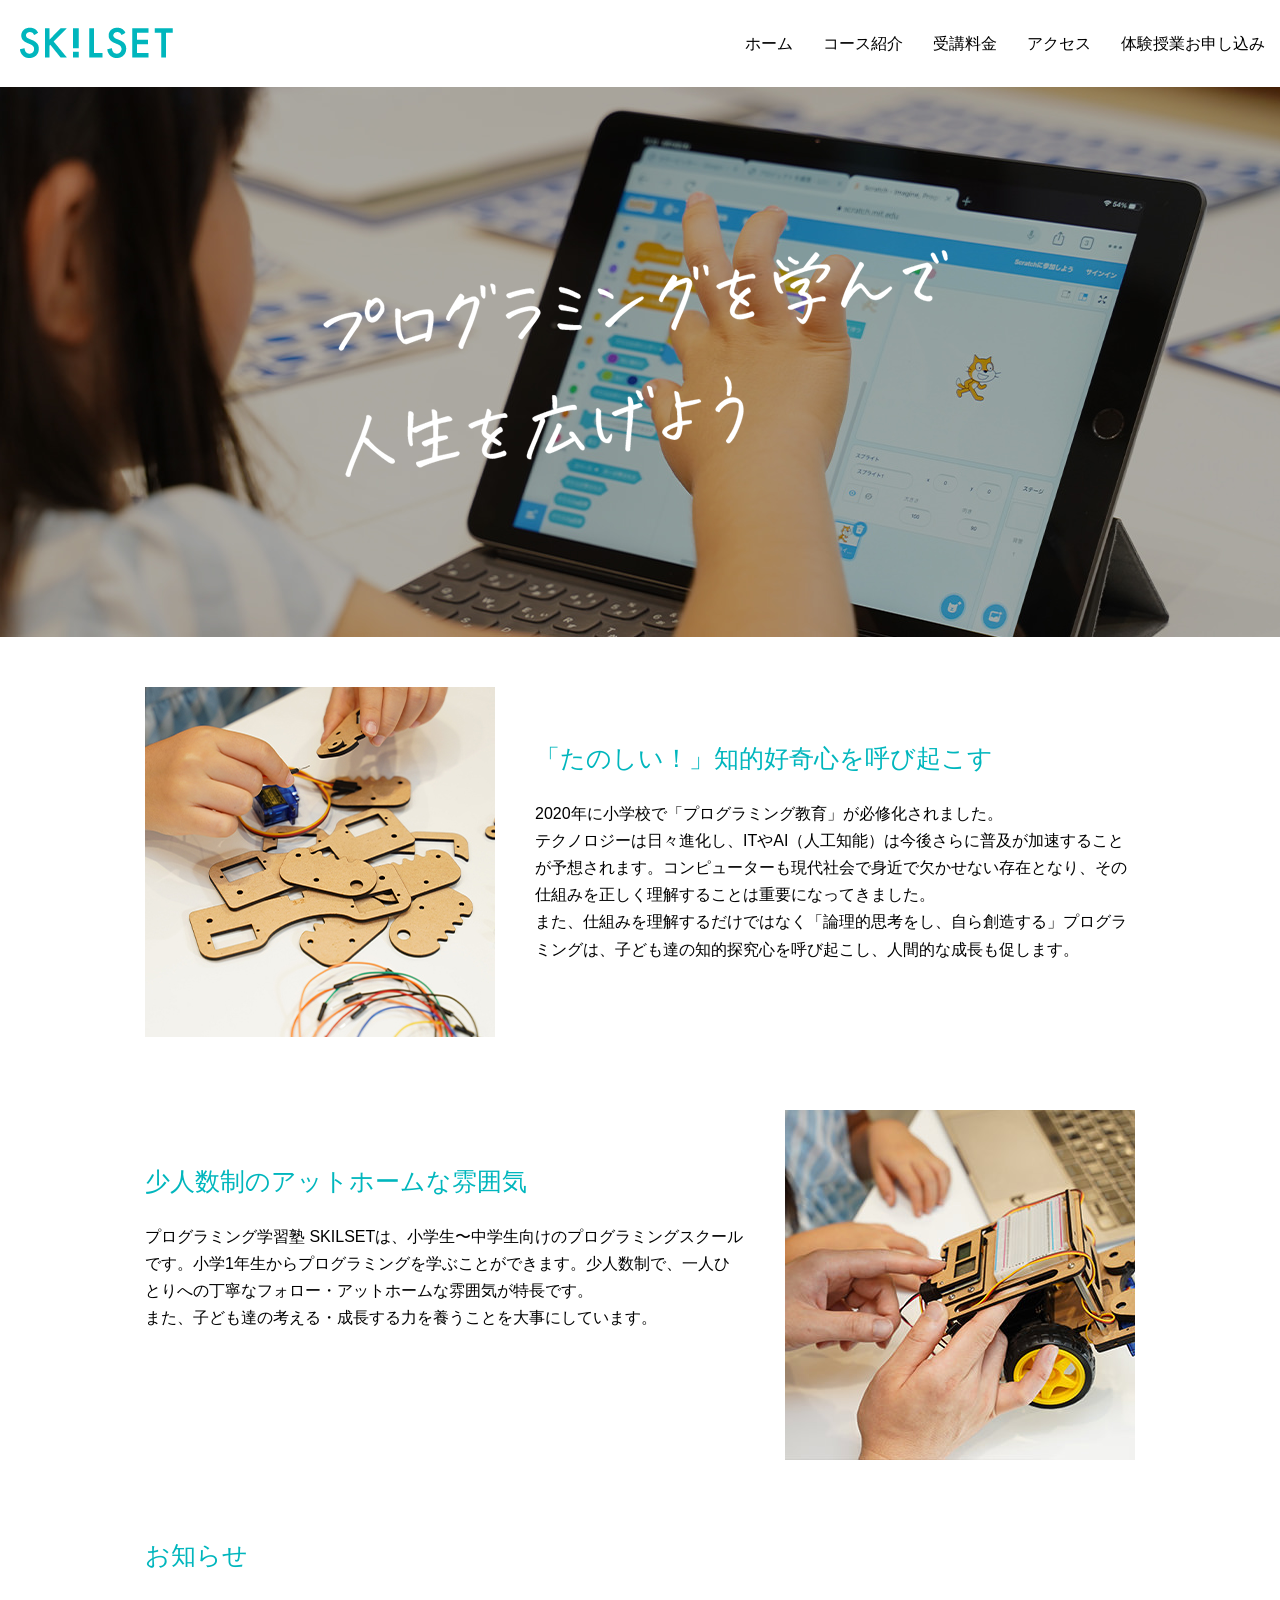
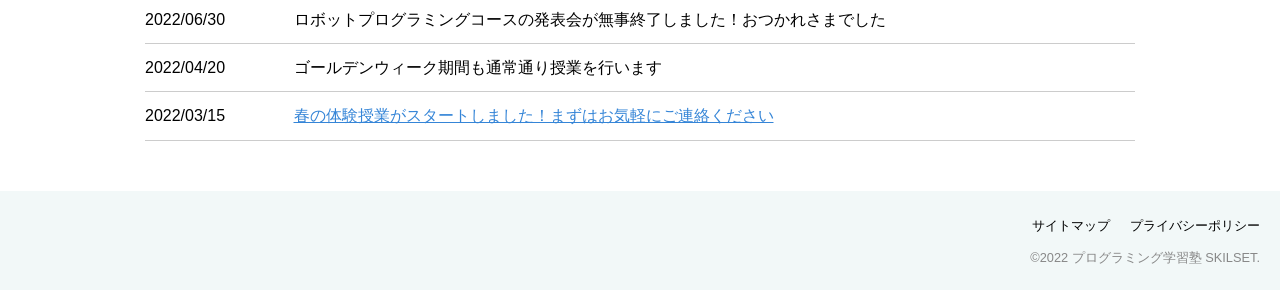
<file: 参考/index.html>
<!DOCTYPE html>
<html lang="=ja">
    <head>
        <meta charset="UTF-8">
        <meta name="viewport" content="width=device-width,initial-scale=1.0">
        <meta name="description" content="東京都新宿区のプログラミングスクール「プログラミング学習塾 SKILSET」。少人数制で、一人ひとりへの丁寧なフォロー・アットホームな雰囲気が特長です。子ども達の考える・成長する力を養います。">
        <title>プログラミング学習塾 SKILSET｜東京都新宿区のプログラミングスクール</title>
        <link rel="stylesheet" href="css/normalize.css">
        <link rel="stylesheet" href="css/style.css">
    </head>
    <body class="home">
        <header>
            <h1>
                <a href="index.html">
                    <img src="images/logo.png" alt="プログラミング学習塾 SKILSET">
                </a>
            </h1>
            <nav>
                <ul>
                    <li><a href="index.html">ホーム</a></li>
                    <li><a href="course.html">コース紹介</a></li>
                    <li><a href="price.html">受講料金</a></li>
                    <li><a href="access.html">アクセス</a></li>
                    <li><a href="entry.html">体験授業お申し込み</a></li>
                </ul>
            </nav>
        </header>
        <main>
            <div class="visual">
                <p><img src="images/catchcopy.png" alt="プログラミングを学んで人生を広げよう"></p>
            </div>
            <div class="inner">
                <section>
                    <div>
                        <h2>「たのしい！」知的好奇心を呼び起こす</h2>
                        <p>2020年に小学校で「プログラミング教育」が必修化されました。<br>
                            テクノロジーは日々進化し、ITやAI（人工知能）は今後さらに普及が加速することが予想されます。コンピューターも現代社会で身近で欠かせない存在となり、その仕組みを正しく理解することは重要になってきました。<br>
                            また、仕組みを理解するだけではなく「論理的思考をし、自ら創造する」プログラミングは、子ども達の知的探究心を呼び起こし、人間的な成長も促します。</p>
                    </div>
                    <p>
                        <img src="images/top01.jpg" alt="授業の様子">
                    </p>
                </section>
                <section>
                    <div>
                        <h2>少人数制のアットホームな雰囲気</h2>
                        <p>プログラミング学習塾 SKILSETは、小学生〜中学生向けのプログラミングスクールです。小学1年生からプログラミングを学ぶことができます。少人数制で、一人ひとりへの丁寧なフォロー・アットホームな雰囲気が特長です。<br>
                            また、子ども達の考える・成長する力を養うことを大事にしています。</p>
                    </div>
                    <p>
                        <img src="images/top02.jpg" alt="ロボットプログラミング">
                    </p>
                </section>
                <h2>お知らせ</h2>
                <dl>
                <dt>2022/06/30</dt>
                <dd>ロボットプログラミングコースの発表会が無事終了しました！おつかれさまでした</dd>
                <dt>2022/04/20</dt>
                <dd>ゴールデンウィーク期間も通常通り授業を行います</dd>
                <dt>2022/03/15</dt>
                <dd><a href="entry.html">春の体験授業がスタートしました！まずはお気軽にご連絡ください</a></dd>
                </dl>
            </div>
        </main>
        <footer>
            <ul>
                <li><a href="sitemap.html">サイトマップ</a></li>
                <li><a href="privacypolicy.html">プライバシーポリシー</a></li>
            </ul>
            <p><small>&copy;2022 プログラミング学習塾 SKILSET.</small></p>
        </footer>
    </body>
</html>
</file>
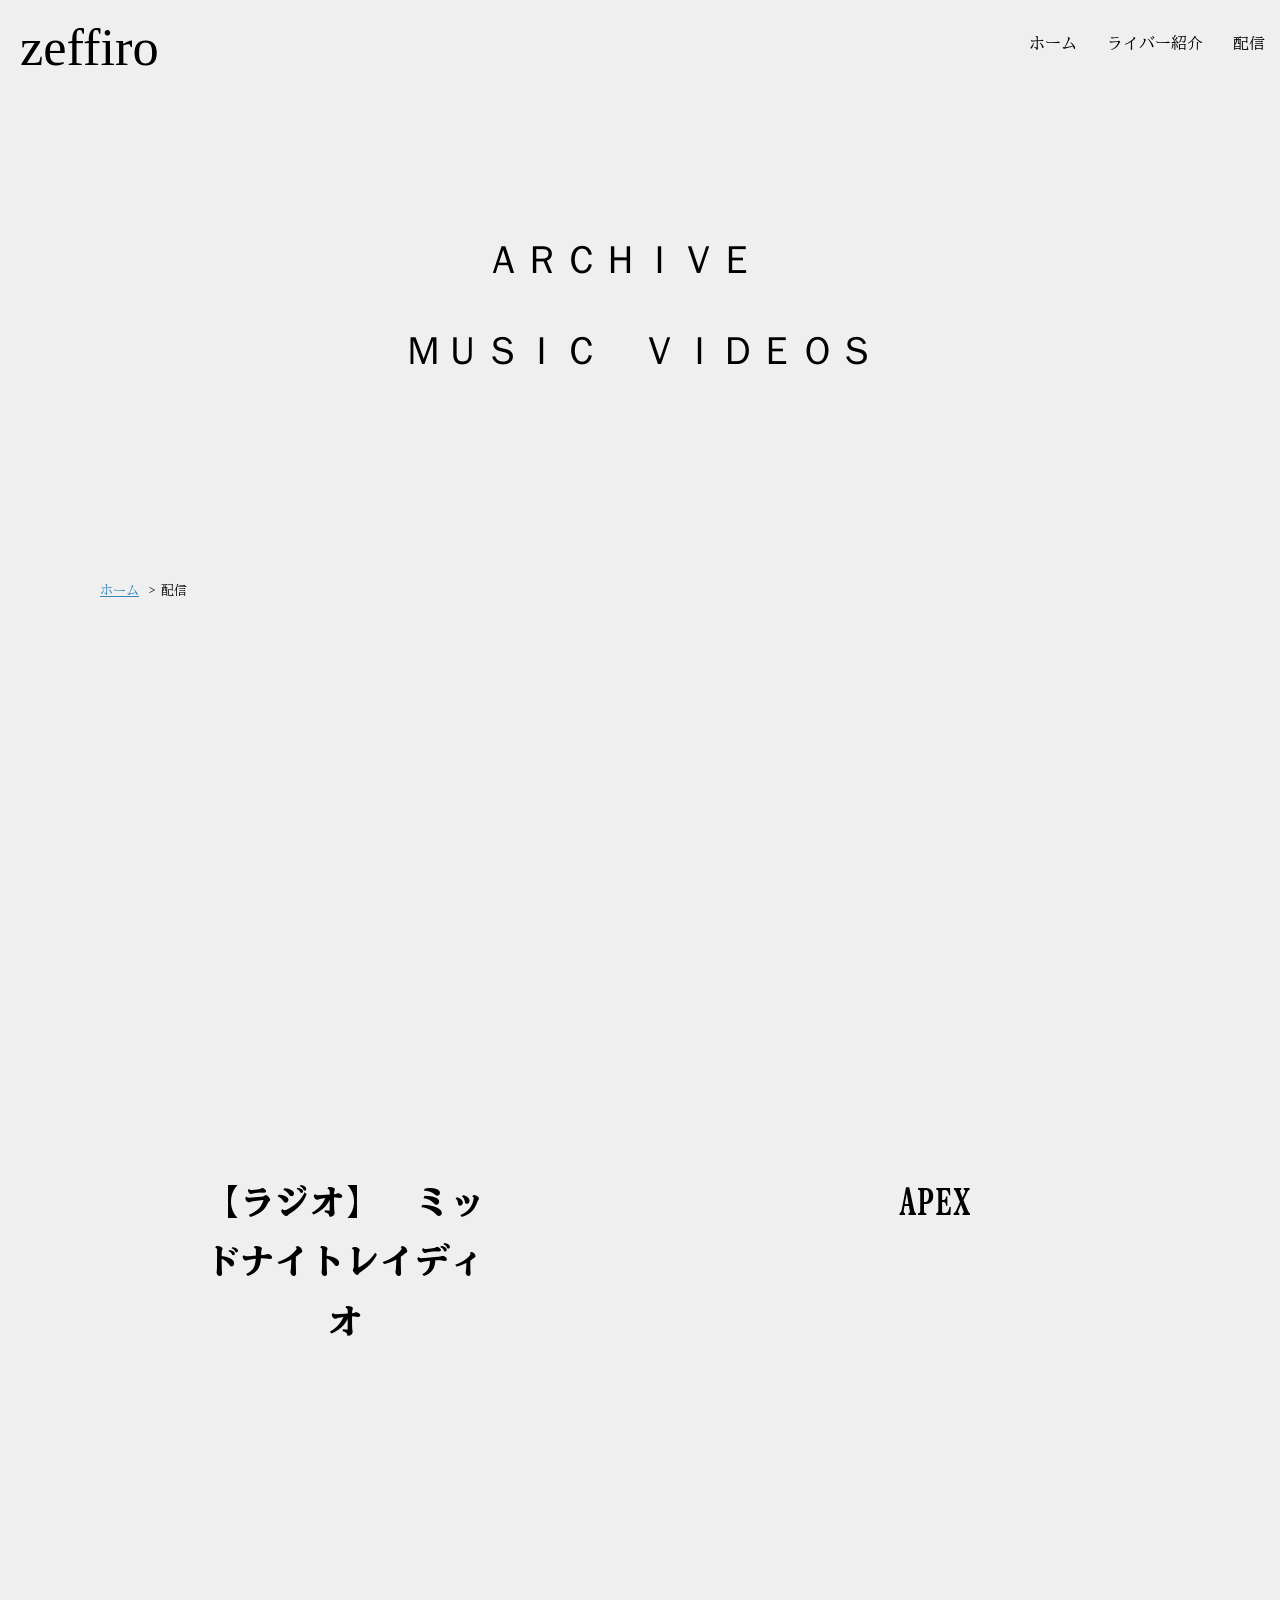
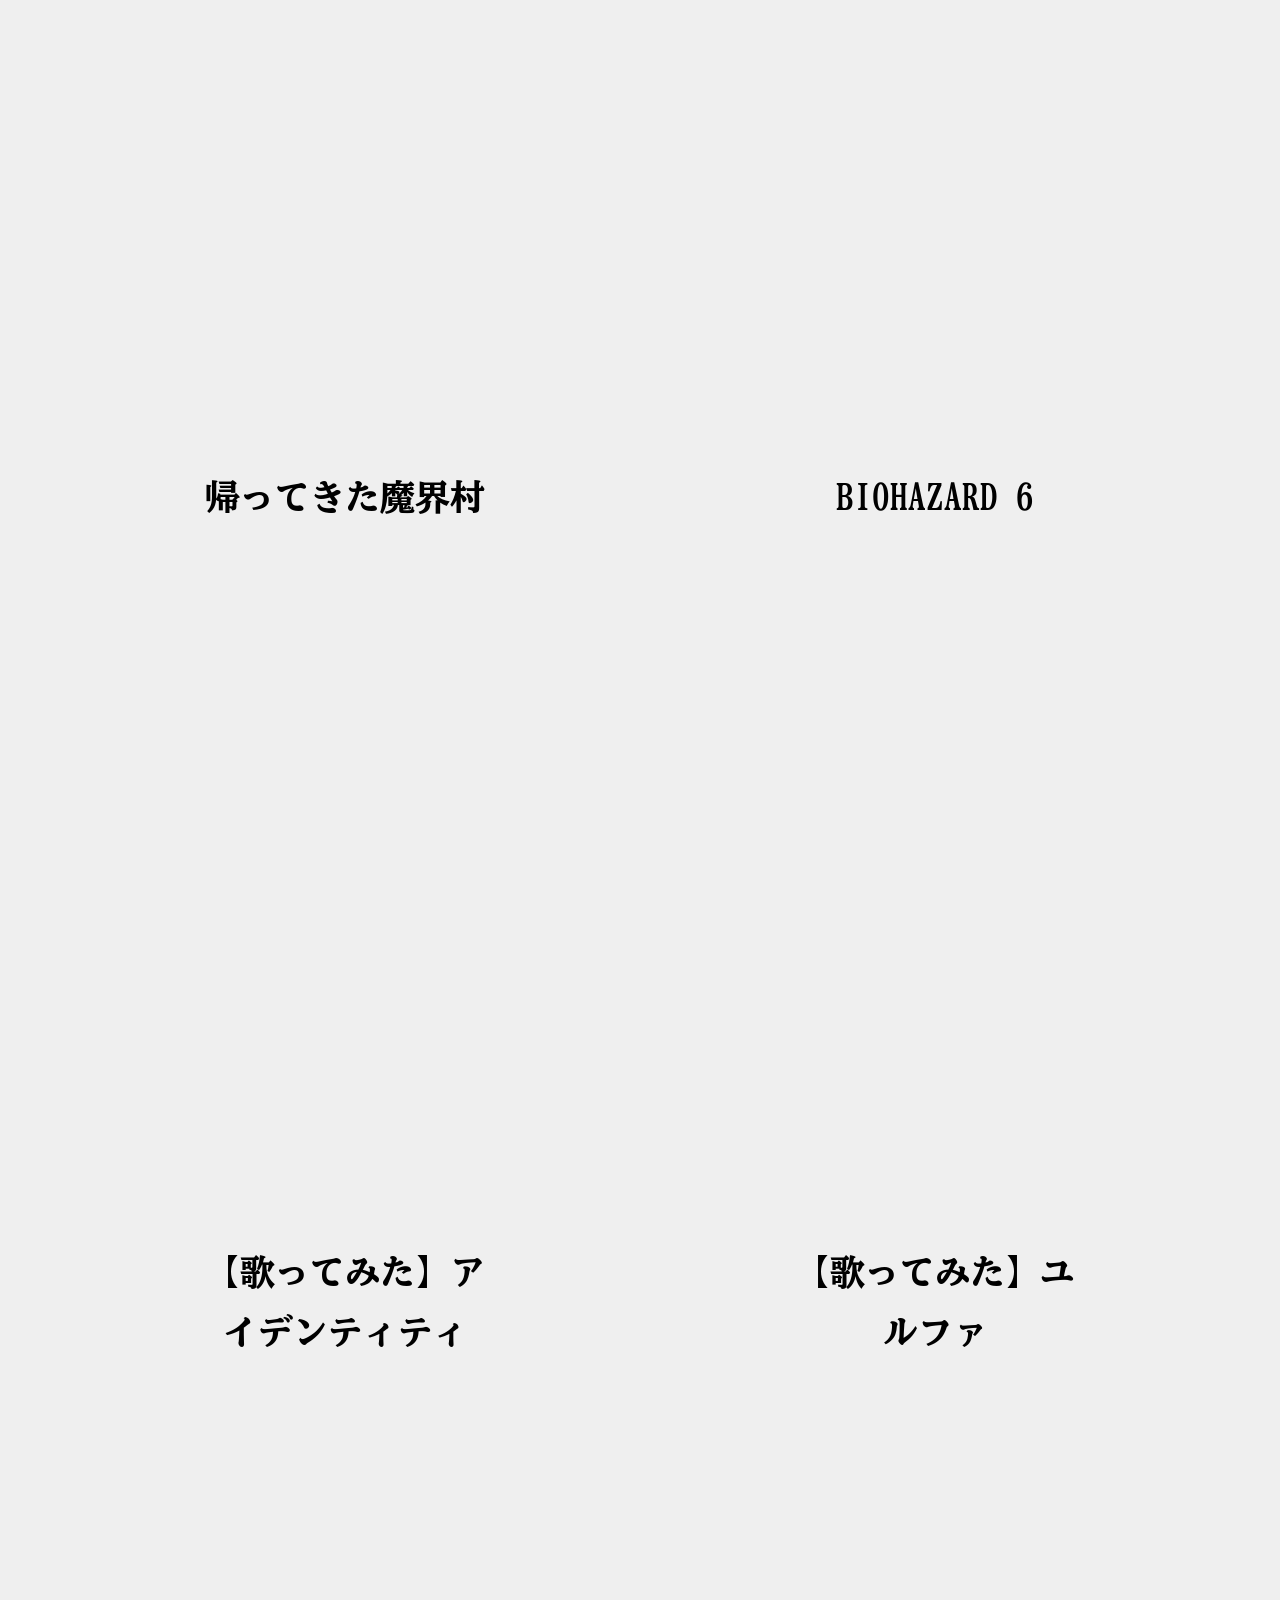
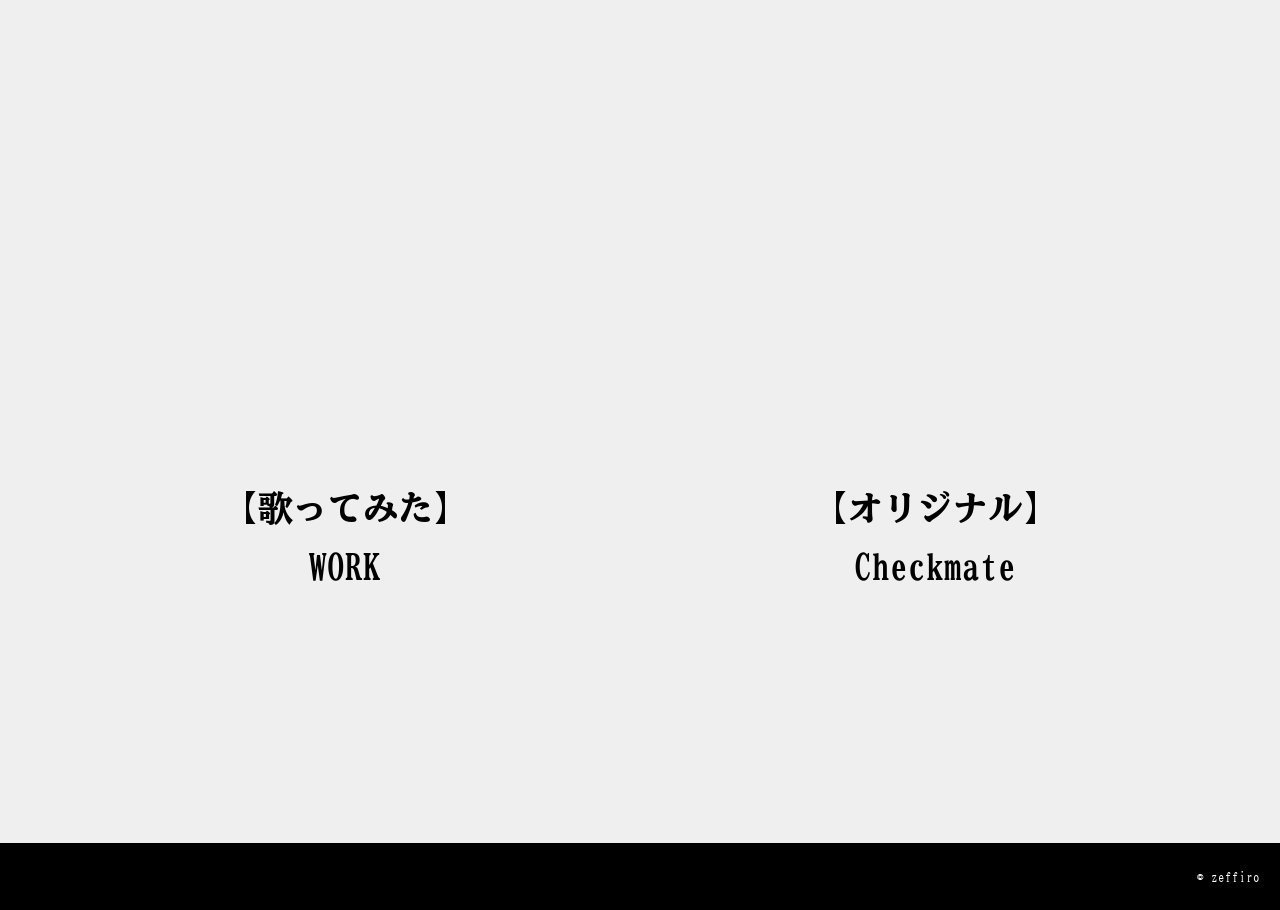
<file: music videos.html>
<!DOCTYPE html>
<html lang="=ja">
    <head>
        <meta charset="UTF-8">
        <meta name="viewport" content="width=device-width,initial-scale=1.0">
        <title>zeffiro</title>
        <link rel="preconnect" href="https://fonts.googleapis.com">
        <link rel="preconnect" href="https://fonts.gstatic.com" crossorigin>
        <link href="https://fonts.googleapis.com/css2?family=BIZ+UDMincho&display=swap" rel="stylesheet">
        <link rel="stylesheet" href="css/normalize.css">
        <link rel="stylesheet" href="css/style.css">    
    </head>
       <body class="music videos">
        <header>
            <h1>
                <a href="index.html">
                    <img src="img/SVG/zeffiro.svg" alt="zeffiro" width="50%">
                </a>
            </h1>
            <nav>
                <ul>
                    <li><a href="index.html">ホーム</a></li>
                    <li><a href="profile.html">ライバー紹介</a></li>
                    <li><a href="music videos.html">配信</a></li>
                </ul>
            </nav>
        </header>
        <main>
            <div class="archive">
            <p><img src="img/SVG/archive music videos.svg" alt="配信" width="40%"></p>
            <div class="title">
                    <ol>
                        <li><a href="index.html">ホーム</a></li>
                        <li>配信</li>
                    </ol>
            </div> 
            <div class="course-box"> 
                <div class="item">
                <iframe width="560" height="315" src="https://www.youtube.com/embed/xi3XgsgDcLQ?si=BhWU-uizgSszmi08" title="YouTube video player" frameborder="0" allow="accelerometer; autoplay; clipboard-write; encrypted-media; gyroscope; picture-in-picture; web-share" referrerpolicy="strict-origin-when-cross-origin" allowfullscreen></iframe> 
                <h4 class="music_title">【ラジオ】　ミッドナイトレイディオ </h4></div>
                <div class="item">
                <iframe width="560" height="315" src="https://www.youtube.com/embed/qxqKervNbfs?si=kIGtR178eDrc-zRL" title="YouTube video player" frameborder="0" allow="accelerometer; autoplay; clipboard-write; encrypted-media; gyroscope; picture-in-picture; web-share" referrerpolicy="strict-origin-when-cross-origin" allowfullscreen></iframe>
                <h4 class="music_title">APEX</h4></div>
                <div class="item">
                <iframe width="560" height="315" src="https://www.youtube.com/embed/OKn6-hRz-6Y?si=bmiFmqRGIx7k19yo" title="YouTube video player" frameborder="0" allow="accelerometer; autoplay; clipboard-write; encrypted-media; gyroscope; picture-in-picture; web-share" referrerpolicy="strict-origin-when-cross-origin" allowfullscreen></iframe>
                <h4 class="music_title">帰ってきた魔界村</h4></div>
                <div class="item">
                <iframe width="560" height="315" src="https://www.youtube.com/embed/LzUuN41yeEY?si=-3zodn44qOix4ozW" title="YouTube video player" frameborder="0" allow="accelerometer; autoplay; clipboard-write; encrypted-media; gyroscope; picture-in-picture; web-share" referrerpolicy="strict-origin-when-cross-origin" allowfullscreen></iframe>
                <h4 class="music_title">BIOHAZARD 6</h4></div>
                <div class="item">
                <iframe width="560" height="315" src="https://www.youtube.com/embed/WrqIzuWhJEU?si=8MaDLASLKZERiw1a" title="YouTube video player" frameborder="0" allow="accelerometer; autoplay; clipboard-write; encrypted-media; gyroscope; picture-in-picture; web-share" referrerpolicy="strict-origin-when-cross-origin" allowfullscreen></iframe>
                <h4 class="music_title">【歌ってみた】アイデンティティ</h4></div>
                <div class="item">
                <iframe width="560" height="315" src="https://www.youtube.com/embed/Hk_oI2kP0Lk?si=V4-7-og4lp8NK6ZO" title="YouTube video player" frameborder="0" allow="accelerometer; autoplay; clipboard-write; encrypted-media; gyroscope; picture-in-picture; web-share" referrerpolicy="strict-origin-when-cross-origin" allowfullscreen></iframe>
                <h4 class="music_title">【歌ってみた】ユルファ</h4></div>
                <div class="item">
                <iframe width="560" height="315" src="https://www.youtube.com/embed/gw4Zd9Jlzyw?si=iqjtglZG2cOX_Ass" title="YouTube video player" frameborder="0" allow="accelerometer; autoplay; clipboard-write; encrypted-media; gyroscope; picture-in-picture; web-share" referrerpolicy="strict-origin-when-cross-origin" allowfullscreen></iframe>
                <h4 class="music_title">【歌ってみた】WORK</h4></div>
                <div class="item">
                <iframe width="560" height="315" src="https://www.youtube.com/embed/I5vtWLMUAoQ?si=K_4eC0ZmZMk5t058" title="YouTube video player" frameborder="0" allow="accelerometer; autoplay; clipboard-write; encrypted-media; gyroscope; picture-in-picture; web-share" referrerpolicy="strict-origin-when-cross-origin" allowfullscreen></iframe>
                <h4 class="music_title">【オリジナル】Checkmate</h4></div>
                </div>
        </main>
        <footer>
            <p><small>&copy; zeffiro</small></p>   
        </footer>
        </body> 
</html>
</file>
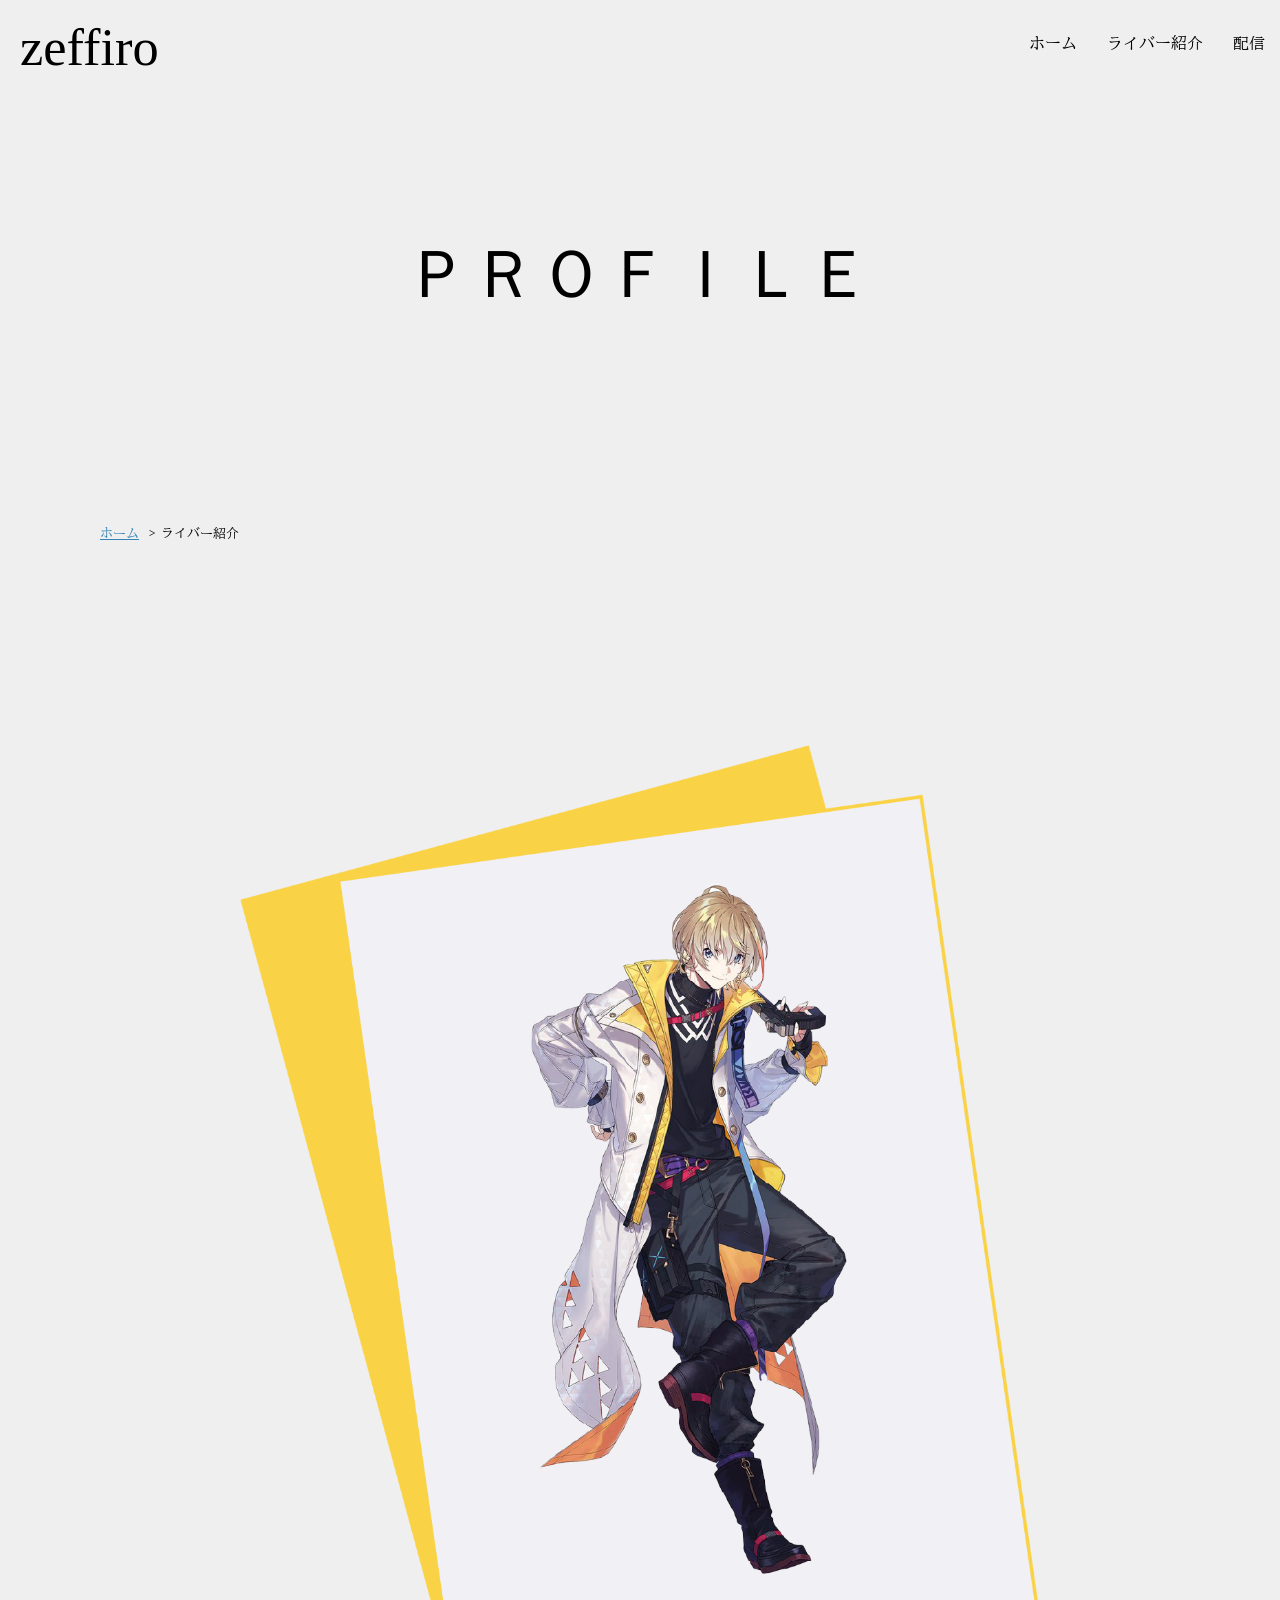
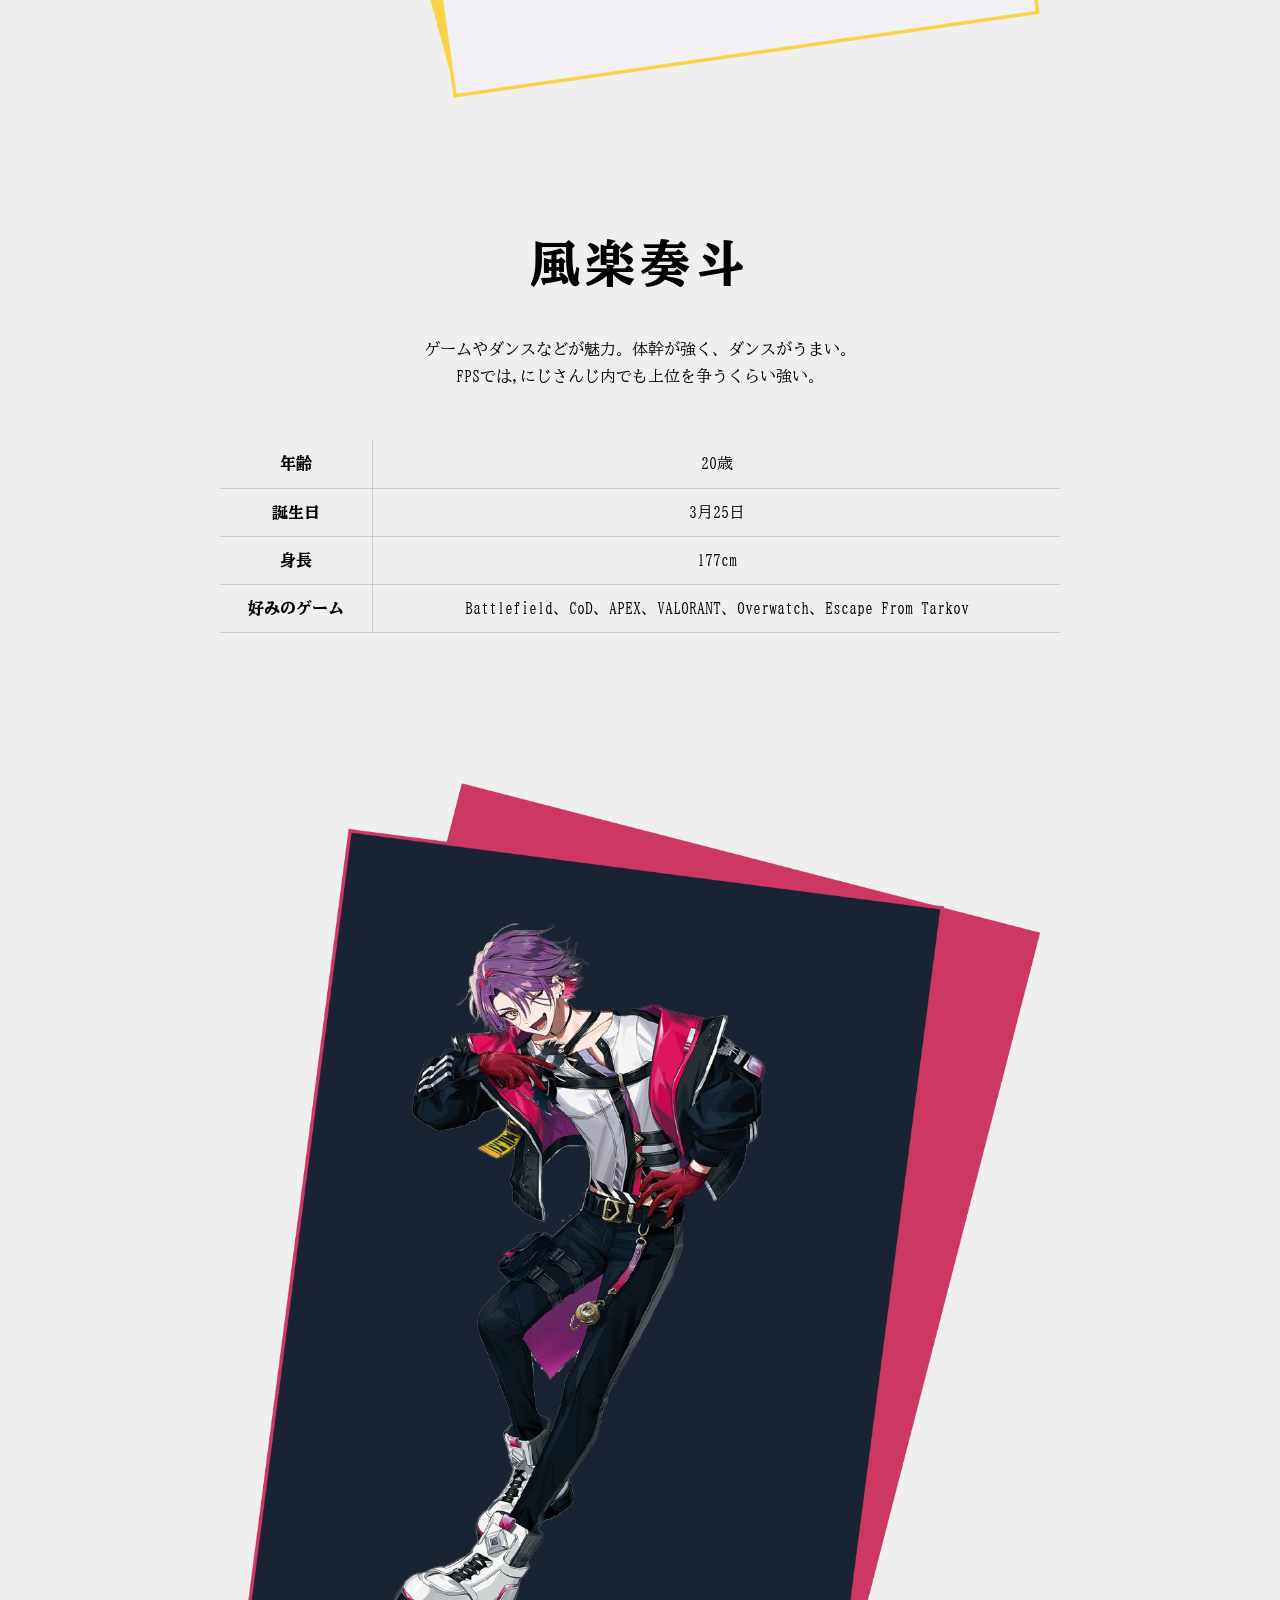
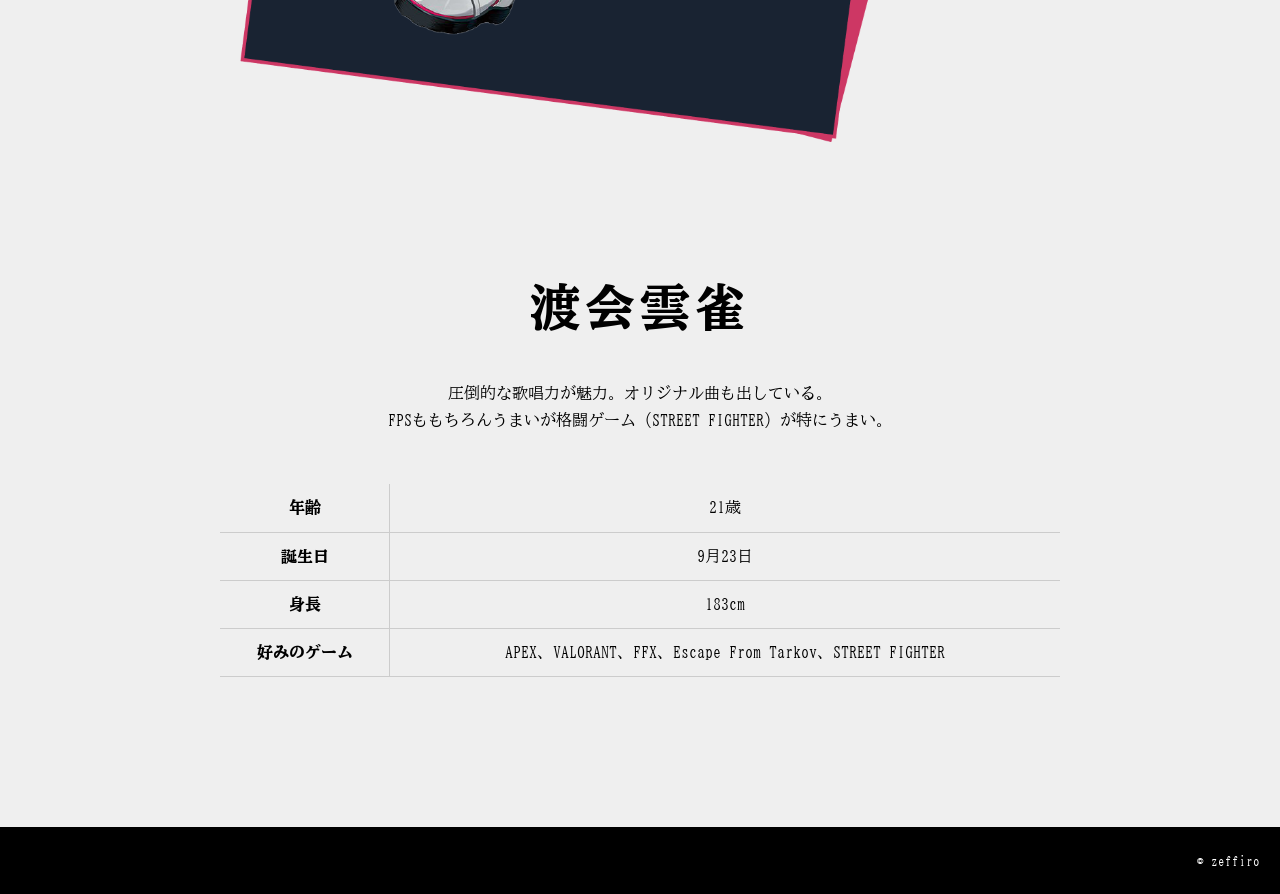
<file: profile.html>
<!DOCTYPE html>
<html lang="=ja">
    <head>
        <meta charset="UTF-8">
        <meta name="viewport" content="width=device-width,initial-scale=1.0">
        <title>zeffiro</title>
         <link rel="preconnect" href="https://fonts.googleapis.com">
        <link rel="preconnect" href="https://fonts.gstatic.com" crossorigin>
        <link href="https://fonts.googleapis.com/css2?family=BIZ+UDMincho&display=swap" rel="stylesheet">
        <link rel="stylesheet" href="css/normalize.css">
        <link rel="stylesheet" href="css/style.css">    
    </head>
       <body class="profile">
        <header>
            <h1>
                <a href="index.html">
                    <img src="img/SVG/zeffiro.svg" alt="zeffiro" width="50%">
                </a>
            </h1>
            <nav>
                <ul>
                    <li><a href="index.html">ホーム</a></li>
                    <li><a href="profile.html">ライバー紹介</a></li>
                    <li><a href="music videos.html">配信</a></li>
                </ul>
            </nav>
        </header>
        <main>
            <div class="V">
                <p><img src="img/SVG/profile.svg" alt="ライバー紹介" width="40%"></p>
            <div class="title">
                <ol>
                    <li><a href="index.html">ホーム</a></li>
                    <li>ライバー紹介</li>
                </ol>
            </div>
            <div class="inner">
                <div class="course-box">
                    <div>
                        <p><img src="img/1x/KNT.png" alt="風楽奏斗" width="800px"></p>
                        <h2>風楽奏斗</h2>
                        <table>
                        <p>ゲームやダンスなどが魅力。体幹が強く、ダンスがうまい。<br>FPSでは,にじさんじ内でも上位を争うくらい強い。</p>
                        <tr><th>年齢</th><td>20歳</td></tr>
                        <tr><th>誕生日</th><td>3月25日</td></tr>
                        <tr><th>身長</th><td>177cm</td></tr>
                        <tr><th>好みのゲーム</th><td>Battlefield、CoD、APEX、VALORANT、Overwatch、Escape From Tarkov</td></tr>
                        </table>
                    </div>
                    <div>
                        <p><img src="img/1x/HBR.png" alt="渡会雲雀" width="800px"></p>
                        <h2>渡会雲雀</h2>
                        <table>
                        <p>圧倒的な歌唱力が魅力。オリジナル曲も出している。<br>FPSももちろんうまいが格闘ゲーム（STREET FIGHTER）が特にうまい。</p>
                        <tr><th>年齢</th><td>21歳</td></tr>
                        <tr><th>誕生日</th><td>9月23日</td></tr>
                        <tr><th>身長</th><td>183cm</td></tr>
                        <tr><th>好みのゲーム</th><td>APEX、VALORANT、FFX、Escape From Tarkov、STREET FIGHTER</td></tr>
                        </table>
                    </div>
            </div>
        </main>
        <footer>
            <p><small>&copy; zeffiro</small></p>   
        </footer>
        </body> 
</html>
</file>
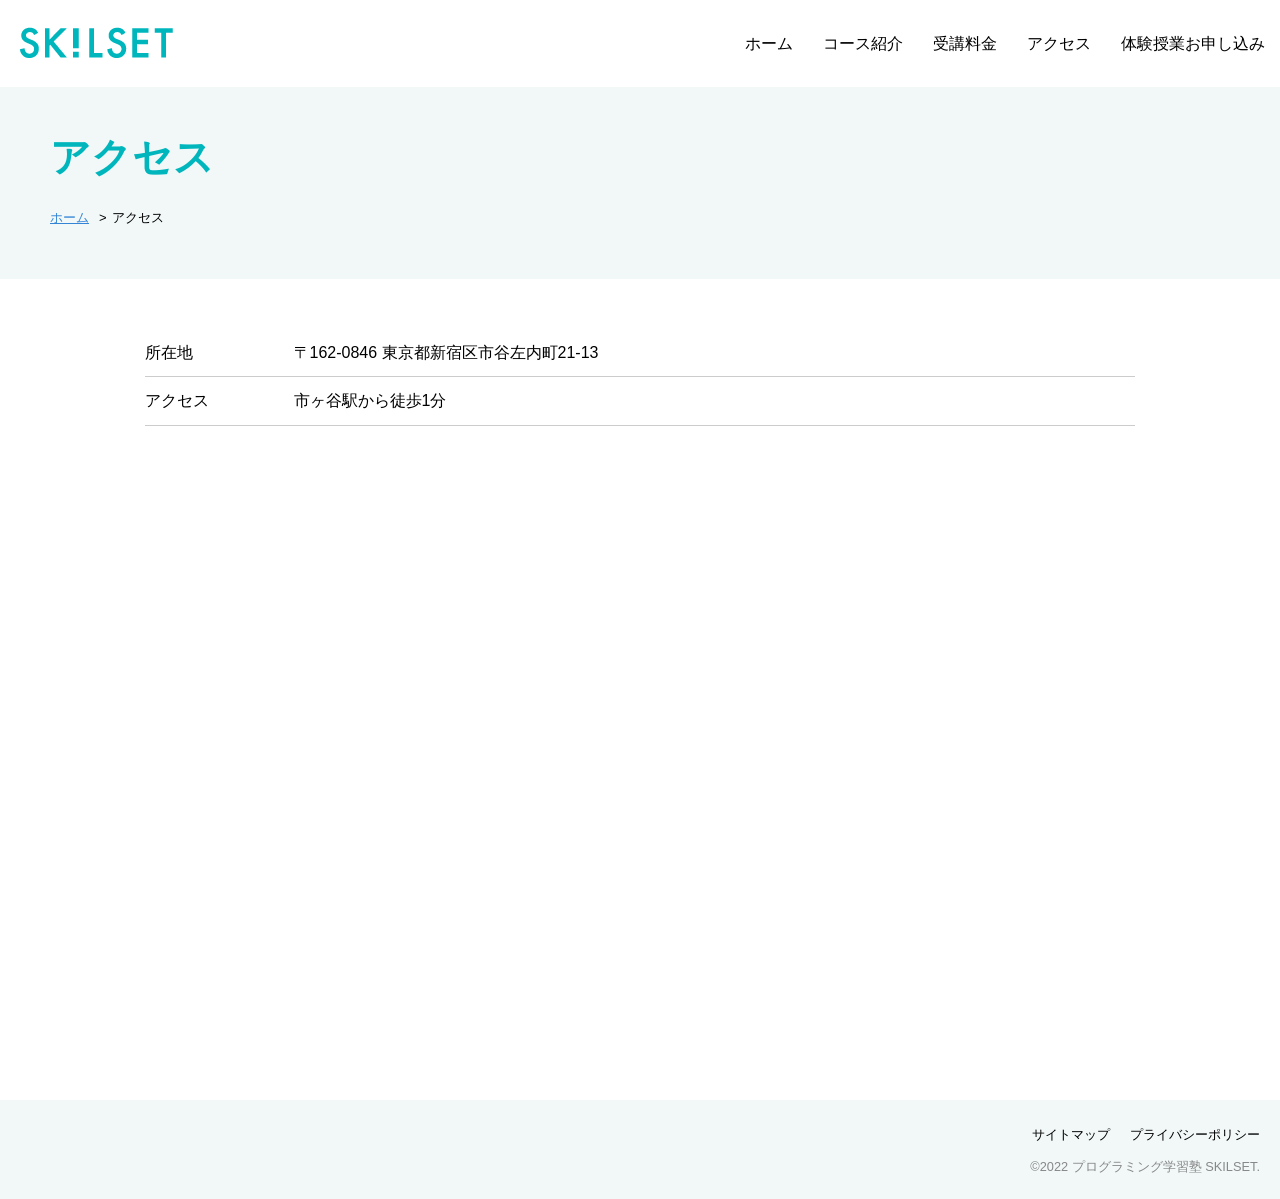
<file: 参考/access.html>
<!DOCTYPE html>
<html lang="=ja">
    <head>
        <meta charset="UTF-8">
        <meta name="description" content="プログラミングスクール「プログラミング学習塾 SKILSET」は東京都新宿区にあります。市ヶ谷駅から徒歩1分の場所です。">
        <title>アクセス｜プログラミング学習塾 SKILSET</title>
        <link rel="stylesheet" href="css/normalize.css">
        <link rel="stylesheet" href="css/style.css">
    </head>
    <body class="access">
        <header>
            <h1>
                <a href="index.html">
                    <img src="images/logo.png" alt="プログラミング学習塾 SKILSET">
                </a>
            </h1>
            <nav>
                <ul>
                    <li><a href="index.html">ホーム</a></li>
                    <li><a href="course.html">コース紹介</a></li>
                    <li><a href="price.html">受講料金</a></li>
                    <li><a href="access.html">アクセス</a></li>
                    <li><a href="entry.html">体験授業お申し込み</a></li>
                </ul>
            </nav>
        </header>
        <main>
            <div class="title">
                <h1>アクセス</h1>
                <ol>
                    <li><a href="index.html">ホーム</a></li>
                    <li>アクセス</li>
                </ol>
            </div>
            <div class="inner">
                <dl>
                    <dt>所在地</dt>
                    <dd>〒162-0846 東京都新宿区市谷左内町21-13</dd>
                    <dt>アクセス</dt>
                    <dd>市ヶ谷駅から徒歩1分</dd>
                </dl>
                <iframe src="https://www.google.com/maps/embed?pb=!1m18!1m12!1m3!1d6480.665678716736!2d139.7356437!3d35.69342619999999!2m3!1f0!2f0!3f0!3m2!1i1024!2i768!4f13.1!3m3!1m2!1s0x60188c5e40fd8ca9%3A0xe4e83101398f38cf!2z44CSMTYyLTA4NDYg5p2x5Lqs6YO95paw5a6_5Yy65biC6LC35bem5YaF55S677yS77yR4oiS77yR77yT!5e0!3m2!1sja!2sjp!4v1764738562234!5m2!1sja!2sjp" width="990" height="600" style="border:0;" allowfullscreen="" loading="lazy" referrerpolicy="no-referrer-when-downgrade"></iframe>
            </div>
        </main>
        <footer>
            <ul>
                <li><a href="sitemap.html">サイトマップ</a></li>
                <li><a href="privacypolicy.html">プライバシーポリシー</a></li>
            </ul>
            <p><small>&copy;2022 プログラミング学習塾 SKILSET.</small></p>
        </footer>
    </body>
</html>
</file>
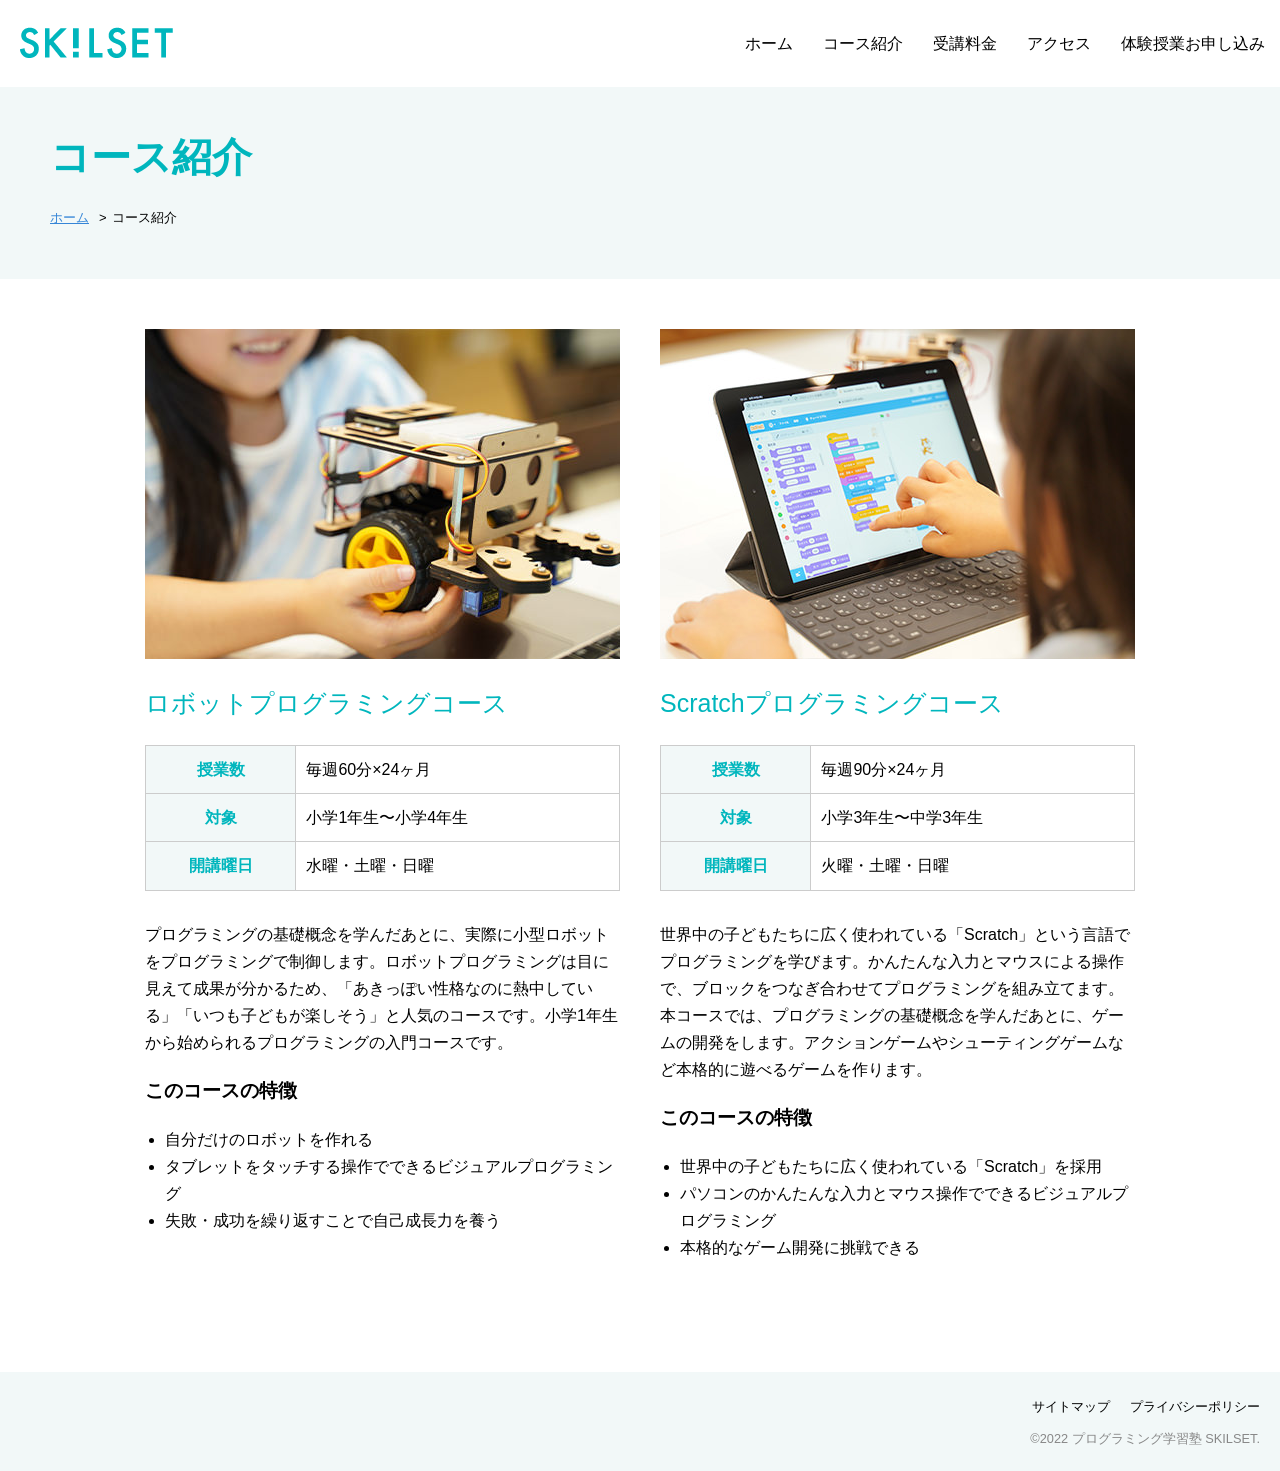
<file: 参考/course.html>
<!DOCTYPE html>
<html lang="=ja">
    <head>
        <meta charset="UTF-8">
        <meta name="description" content="東京都新宿区のプログラミングスクール「プログラミング学習塾 SKILSET」のコースを紹介します。少人数制で、一人ひとりへの丁寧なフォロー・アットホームな雰囲気が特長です。子ども達の考える・成長する力を養います。">
        <title>コース紹介｜プログラミング学習塾 SKILSET</title>
        <link rel="stylesheet" href="css/normalize.css">
        <link rel="stylesheet" href="css/style.css">
    </head>
    <body class="course">
        <header>
            <h1>
                <a href="index.html">
                    <img src="images/logo.png" alt="プログラミング学習塾 SKILSET">
                </a>
            </h1>
            <nav>
                <ul>
                    <li><a href="index.html">ホーム</a></li>
                    <li><a href="course.html">コース紹介</a></li>
                    <li><a href="price.html">受講料金</a></li>
                    <li><a href="access.html">アクセス</a></li>
                    <li><a href="entry.html">体験授業お申し込み</a></li>
                </ul>
            </nav>
        </header>
        <main>
            <div class="title">
                <h1>コース紹介</h1>
                <ol>
                    <li><a href="index.html">ホーム</a></li>
                    <li>コース紹介</li>
                </ol>
            </div>
            <div class="inner">
                <div class="course-box">
                    <div>
                        <p><img src="images/course01.jpg" alt="ロボットプログラミング"></p>
                        <h2>ロボットプログラミングコース</h2>
                        <table>
                            <tr><th>授業数</th><td>毎週60分×24ヶ月</td></tr>
                            <tr><th>対象</th><td>小学1年生〜小学4年生</td></tr>
                            <tr><th>開講曜日</th><td>水曜・土曜・日曜</td></tr>
                        </table>
                        <p>プログラミングの基礎概念を学んだあとに、実際に小型ロボットをプログラミングで制御します。ロボットプログラミングは目に見えて成果が分かるため、「あきっぽい性格なのに熱中している」「いつも子どもが楽しそう」と人気のコースです。小学1年生から始められるプログラミングの入門コースです。</p>
                        <h3>このコースの特徴</h3>
                        <ul>
                            <li>自分だけのロボットを作れる</li>
                            <li>タブレットをタッチする操作でできるビジュアルプログラミング</li>
                            <li>失敗・成功を繰り返すことで自己成長力を養う</li>
                        </ul>
                    </div>
                    <div>
                        <p><img src="images/course02.jpg" alt="Scratchプログラミング"></p>
                        <h2>Scratchプログラミングコース</h2>
                        <table>
                            <tr><th>授業数</th><td>毎週90分×24ヶ月</td></tr>
                            <tr><th>対象</th><td>小学3年生〜中学3年生</td></tr>
                            <tr><th>開講曜日</th><td>火曜・土曜・日曜</td></tr>
                        </table>
                        <p>世界中の子どもたちに広く使われている「Scratch」という言語でプログラミングを学びます。かんたんな入力とマウスによる操作で、ブロックをつなぎ合わせてプログラミングを組み立てます。本コースでは、プログラミングの基礎概念を学んだあとに、ゲームの開発をします。アクションゲームやシューティングゲームなど本格的に遊べるゲームを作ります。</p>
                        <h3>このコースの特徴</h3>
                        <ul>
                            <li>世界中の子どもたちに広く使われている「Scratch」を採用</li>
                            <li>パソコンのかんたんな入力とマウス操作でできるビジュアルプログラミング</li>
                            <li>本格的なゲーム開発に挑戦できる</li>
                        </ul>
                    </div>
                </div>
            </div>
        </main>
        <footer>
            <ul>
                <li><a href="sitemap.html">サイトマップ</a></li>
                <li><a href="privacypolicy.html">プライバシーポリシー</a></li>
            </ul>
            <p><small>&copy;2022 プログラミング学習塾 SKILSET.</small></p>
        </footer>
    </body>
</html>
</file>
<file: 参考/css/style.css>
@charset "UTF-8";
body{
    line-height: 1.7;
    font-size: 16px;
    font-family:  -apple-system, BlinkMacSystemFont, 'Helvetica Neue',"游ゴシック Medium", YuGothic, YuGothicM,"Hiragino Kaku Gothic ProN", Meiryo, sans-serif;
    color: #000;
}
a,
a:link{
    color:#3585d7 ;
}
a:visited{
    color: #6252d7; ;
}
a:hover{
    text-decoration: none;
    color: #555;
}
@media screen and (max-width:767px){
    body{
        font-size: 15px;    
    }
    img{
        max-width: 100%;
        height: auto;
    }
}
/* header */
header{
    display: flex;
}
header h1{
    margin: 20px 0 0 20px;
}
header nav{
    margin: 0 0 0 auto;
}
header nav ul{
    list-style-type: none;
    margin: 20px 0;
    padding: 0;
    display: flex;
}
header nav ul li a,
header nav ul li a:link,
header nav ul li a:visited{
    display: block;
    padding: 10px 15px;
    text-decoration: none;
    color: #000;
}
header nav ul li a:hover{
    color: #888;
}
@media screen and (max-width:767px) {
    header{
        display: block;
    }
    header h1{
        margin: 10px 0 0;
        text-align: center;
    }
    header h1 img{
        width: 150px;
    }
    header nav ul{
        margin: 0;
        flex-wrap: wrap;
    }
    header nav ul li{
        width: 25%;
    }
    header nav ul li:last-child{
        width: 100%;
    }
    header nav ul li a,
    header nav ul li a:link,
    header nav ul li a:visited{
        padding: 10px 0;
        text-align: center;
    }
    header nav ul li:last-child a{
        background: #00b6bd;
        color: #fff;
    }
}
/* footer */
footer{
    background: #f2f8f8;
    padding: 20px;
}
footer ul{
    list-style-type: none;
    margin: 0 0 5px;
    padding: 0;
    display: flex;
    justify-content: flex-end;
}
footer ul li{
    margin: 0 0 0 20px;
}
footer ul li a,
footer ul li a:link,
footer ul li a:visited{
    text-decoration: none;
    font-size: 13px;
    color: #000;
}
footer ul li a:hover{
    color: #888;
}
footer p{
    margin: 0;
    text-align: right;
    color: #888;
}

/* main */
main .inner{
    width: 990px;
    margin: 50px auto;
}
main h2{
    margin: 50px 0 20px;
    font-weight: normal;
    font-size: 25px;
    color: #00b6bd;
}
main p{
    margin: 0 0 15px;
}
main dl{
    width: 100%;
}
main dl dt{
    float: left;
    clear: both;
    padding: 10px 0;
}
main dl dd{
    border-bottom: solid 1px #ccc;
    margin: 0;
    padding: 10px 0 10px 15%;
}
/* home */
.home main .visual{
    background: url(../images/visual.jpg) no-repeat center top;
    height: 550px;
    padding: 150px 0 0;
    box-sizing: border-box;
}
.home main .visual p{
    text-align: center;
}
.home main section{
    display: flex;
    margin-top: 50px;
}
.home main section div{
    padding: 0 40px 0 0;
}
.home main section:first-child{
    flex-direction: row-reverse;
}
.home main section:first-child div{
    padding: 0 0 0 40px;
}
@media screen and (max-width:767px){
    .home main .visual{
        background-size: cover;
        height: 200px;
        padding: 40px 30px 0;
    }
    .home main section{
        display: block;
    }
    .home main section div,
    .home main section:first-child div{
        padding: 0;
    }
}
/* course */
.course main .course-box{
    display: flex;
    justify-content: space-between;
    margin-top: 50px;
}
.course main .course-box div{
    width: 475px;
}
main .title{
    padding: 50px;
    background: #f2f8f8;
}
.course main h2{
    margin-top: 0;
}
main .title h1{
    margin: 0;
    line-height: 1;
    font-size: 40px;
    color: #00b6bd;
}
main .title ol{
    list-style-type: none;
    margin: 30px 0 0;
    padding: 0;
    display: flex;
}
main .title ol li{
    font-size: 13px;
}
main .title ol li::after{
    content: ">";
    margin: 0 5px 0 10px;
}
main .title ol li:last-child::after{
    content: none;
}
main table{
    width: 100%;
    margin-bottom: 30px;
}
main table,
main table th,
main table td{
    border: solid 1px #ccc;
    border-collapse: collapse;
}
main table th,
main table td{
    padding: 10px;
}
main table th{
    background: #f2f8f8;
    color: #00b6bd;
}
main ul{
    margin: 0 0 60px;
    padding: 0 0 0 20px;
}
@media screen and (max-width:767px){
    main .inner{
        width: 100%;
        padding: 0 20px;
        box-sizing: border-box;
    }
    main h2{
        margin: 40px 0 15px;
        font-size: 20px;
    }
    main dl dt{
        float: none;
        padding: 0;
    }
    main dl dd{
        margin: 0 0 10px;
        padding: 10px 0 10px 0;
    }
}
/* price */
/* access */
/* entry */
/* sitemap */
</file>
<file: css/style.css>
@charset "UTF-8";
body{
    line-height: 1.7;
    font-size: 16px;
    font-family: "BIZ UDMincho", serif;
    font-weight: 400;
    font-style: normal;
    color: #000;
    background-color: #efefef;
}
a,
a:link{
    color: #3585b7;
}
a:visited{
    color: #6252b7;
}
a:hover{
    text-decoration: none;
    color: #555;
}
@media screen and (max-width:767px){
    body{
        font-size: 15px;
    }
    img{
        max-width: 100%;min-height: auto;
    }
}

/*header*/
header{
    display: flex;
}
header h1{
    margin: 20px 0 0 20px;
}
header nav{
    margin: 0 0 0 auto;
}
header nav ul{
    list-style-type: none;
    margin: 20px 0;
    padding: 0;
    display: flex;
}
header nav ul li a,
header nav ul li a:link,
header nav ul li a:visited{
    display: block;
    padding: 10px 15px;
    text-decoration: none;
    color: #000;
}
header nav ul li a:hover{
    color: #888;
}
@media screen and (max-width:767px){
    header{
        display: block;
    }
    header h1{
        margin: 10px 0 0;
        text-align: center;
    }
    header h1 img{
        width: 150px;
    }
    header nav ul{
        margin: 0;
    }
    header nav ul li{
        width: 100%;
    }
    header nav ul li:last-child{
        width: 100%;
    }
    header nav ul li a,
    header nav ul li a:link,
    header nav ul li a:visited{
        padding: 10px 0;
        text-align: center;
    }
}

/*footer*/
footer{
    background: #000;
    padding: 20px;
}
footer p{
    margin: 0;
    text-align: right;
    color: #fff;
}

/*main*/
main .inner{
    width: 890px;
    margin: 50px auto;
}
main section dl dt{
     margin: 200px 0 20px;
    font-size: 35px;
    color: #192332;

}
main h2{
    margin: 50px 0 20px;
    font-size: 25px;
}
main p{
    margin: 0 0 15px;
}
main .title{
    padding: 50px;
}
main .title h1{
    margin: 0;
    line-height: 1;
    font-size: 40px;
}
main .title ol{
    list-style-type: none;
    margin: 30px 0 0;
    padding: 0;
    display: flex;
}
main .title ol li{
    font-size: 13px;
}
main .title ol li::after{
    content: ">";
    margin: 0 5px 0 10px;
}
main .title ol li:last-child::after{
    content: none;
}
/*profile.html*/

main div p img{
    margin: 100px 20px;
}
main div h2{
    font-size: 50px;
    letter-spacing: 0.1em;
    margin: 0 0 30px;
}
main table{
    width: 100%;
    margin-bottom: 30px;
    margin: 50px auto;
    
}
main table,
main table th,
main table td{
    border:1px #ccc;
    border-collapse: collapse;
}
main table th,
main table td{
    padding: 10px;
    border-bottom: 1px solid #ccc;
}
main table th{
    border-right: 1px solid #ccc;
    color: #000000;
}
.V{    
    text-align: center;
    padding: 50px ;
}


/*music videos.html*/
.course-box{
    display: flex;
    flex-wrap:wrap;
    justify-content: space-evenly;
    width: 100%;
}
.music_title{
    font-size: 35px;
}
.item{
    width: 50%;
    box-sizing: border-box;
    padding: 150px;
}
.archive{    
    text-align: center;
    padding: 50px ;
}
@media screen and (max-width:767px){
    main.inner{
        width: 100%;
        padding: 0 20px;
        box-sizing: border-box;
    }    
    main h2{
        margin: 40px 0 15px;

    }
    main dl dt{
        float: none;
        padding: 0;
    }
    main dl dd{
        margin: 0 0 10px;
        padding: 10px 0 10px 0;
    }
}
/*aside*/
aside div{
    width: 750px;
}
/*home*/
.home main .visual{
    background: url(img/zeffiro.svg)no-repeat center top;
    height: 550px;
    padding: 150px 0 0;
    box-sizing: border-box;
}
.home main .visual p{
    text-align: center;
}
.home main section{
    display: flex;
    margin-top: 50px;
}
.home main section div{
    padding: 50px 40px 0 0;
}
.home main section:first-child{
    margin: 100px 120px;
}
.home main section:nth-child(2){
    flex-direction: row-reverse;
}
.home main section:nth-child(2) div{
    padding: 50px 0 0 40px;
}
.home aside{
    text-align: center;
}
.home aside div{
   margin: 100px auto;
}
.home form p{
    text-align: center;
}
form dl{
    margin: 150px auto;
    width: 990px;
}
form dl dt{
    float: left;
    padding: 1em;
    color: #998484;
}
form dl dd{
    border-bottom: 1px solid #fff;
    margin: 0;
    padding: 1em 0 1em 18em;
}
input{
    font-size: 1em;
    padding: 5px;
}
textarea{
    width: 30em;
    font-size: 1em;
    padding: 5px;
}
p.submit{
    text-align: center;
}
input[type="submit"]{
    padding: 20px 60px;
    background: #192332;
    color: #fff;
    font-weight: bold;
    cursor: pointer;
}
input[type="submit"]:hover{
    opacity: 0.8;
}
@media screen and (max-width:767px){
    .home main .visual{
        background-size: cover;
        height: 200px;
        padding: 40px 30px 0;
    }    

    .home main section div,
    .home main section:first-child div{
        padding: 0;
    }
}

/*course*/

/*price*/

/*access*/ 

/*entry*/

/*sitemap
display:flex form */
</file>
